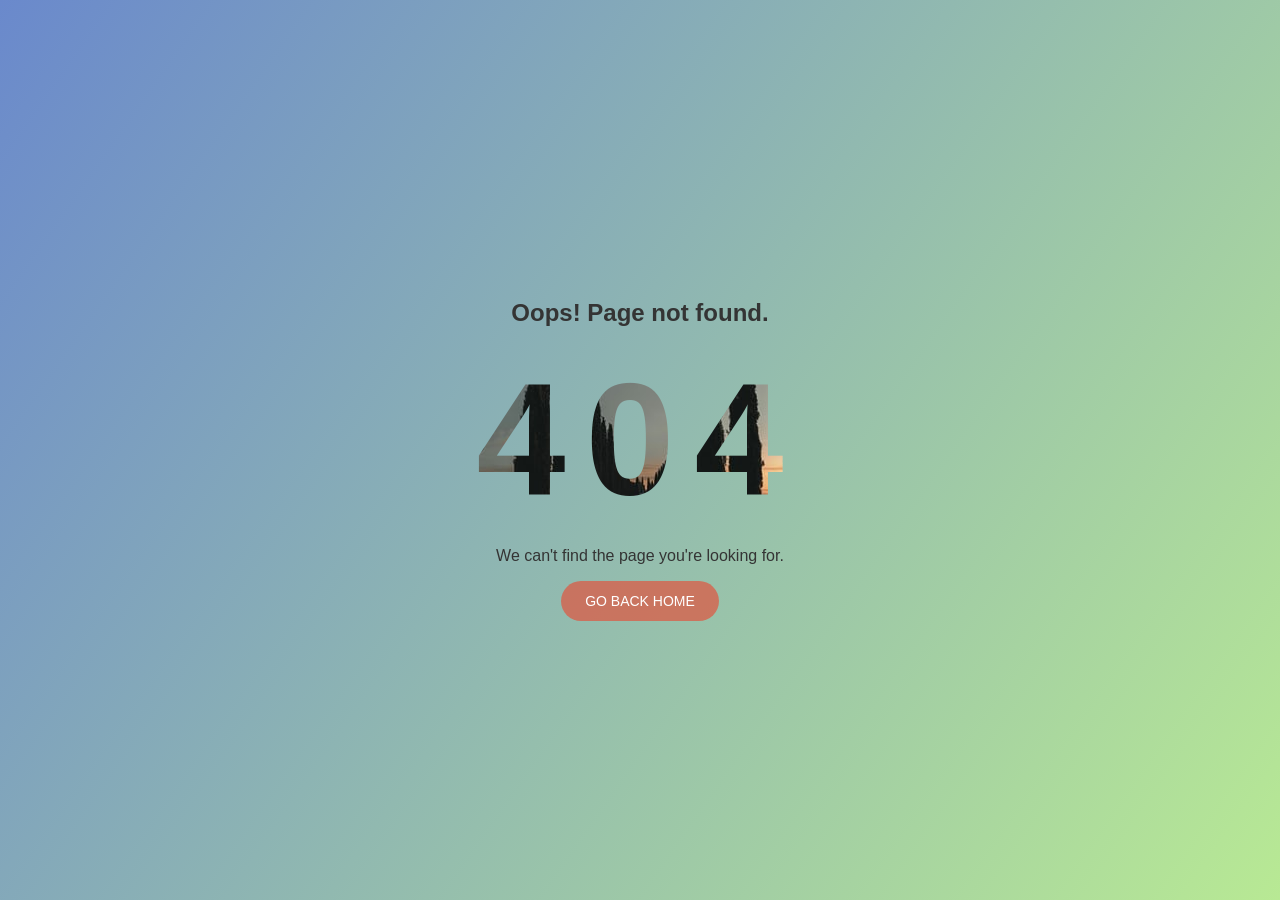
<file: 404 Page/index.html>
<!DOCTYPE html>
<html lang="en" dir="ltr">
  <head>
    <meta charset="utf-8">
    <title></title>
    <link rel="stylesheet" href="style.css">
  </head>
  <body>
    <div class="container">
      <h2>Oops! Page not found.</h2>
      <h1>404</h1>
      <p>We can't find the page you're looking for.</p>
      <a href="#">Go back home</a>
    </div>
  </body>
</html>
</file>
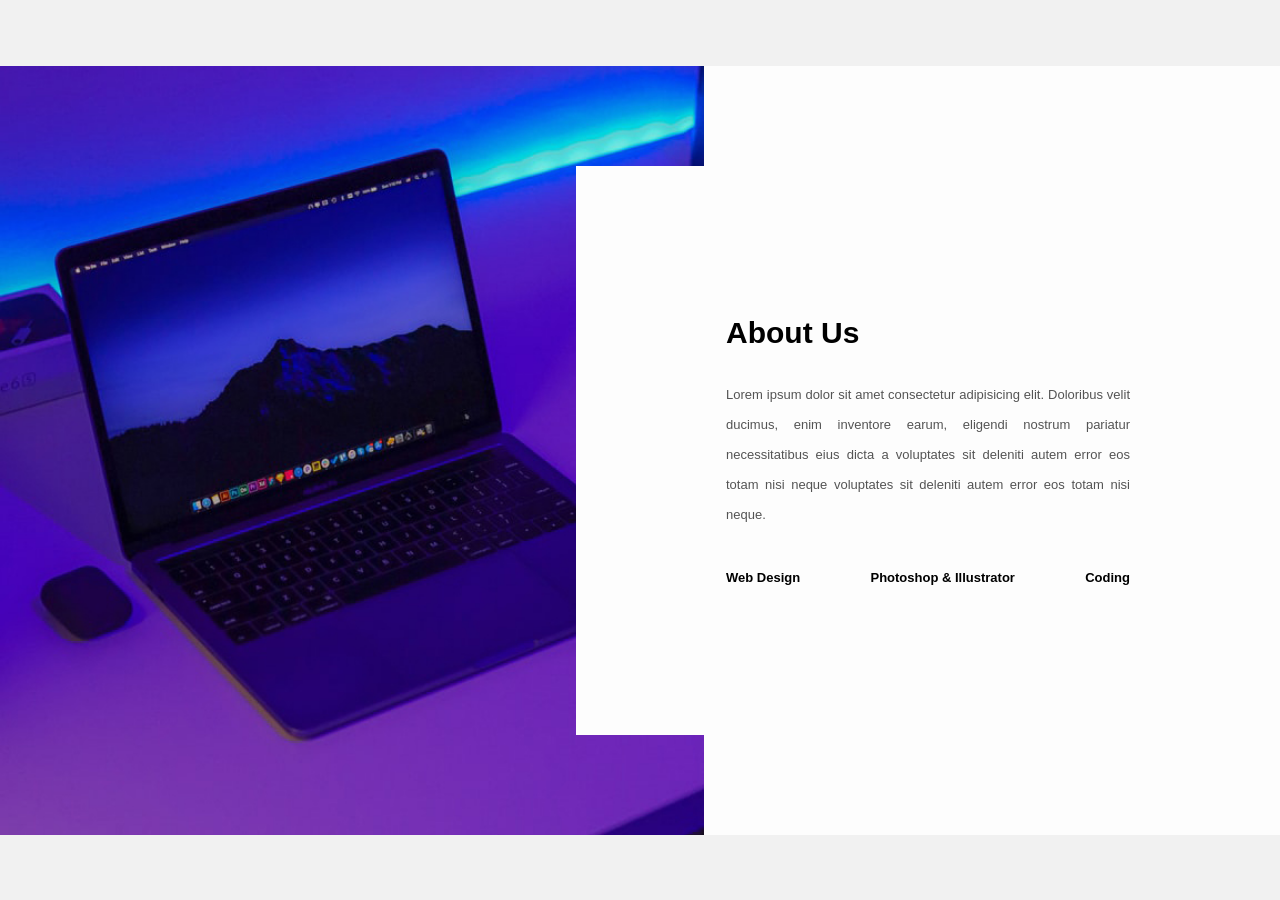
<file: About Section/index.html>
<html lang="en">
<head>
    <meta charset="UTF-8">
    <meta name="viewport" content="width=device-width, initial-scale=1.0">
    <title></title>
    <link rel="stylesheet" href="style.css">
</head>
<body>
    <div class="about-section">
        <div class="inner-container">
            <h1>About Us</h1>
            <p class="text">
                Lorem ipsum dolor sit amet consectetur adipisicing elit. Doloribus velit ducimus, enim inventore earum, eligendi nostrum pariatur necessitatibus eius dicta a voluptates sit deleniti autem error eos totam nisi neque voluptates sit deleniti autem error eos totam nisi neque.
            </p>
            <div class="skills">
                <span>Web Design</span>
                <span>Photoshop & Illustrator</span>
                <span>Coding</span>
            </div>
        </div>
    </div>
</body>
</html>
</file>
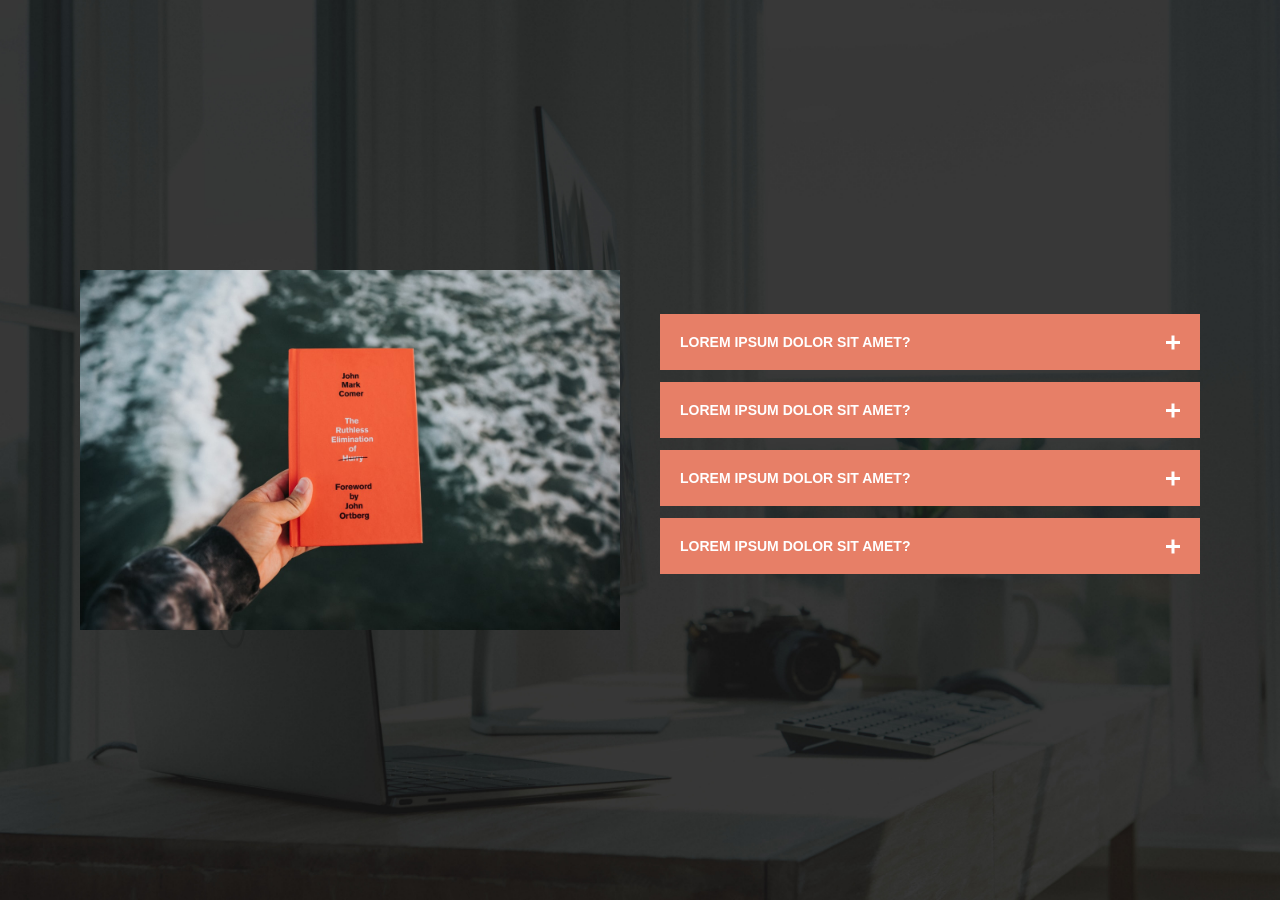
<file: accordion menu 2020/index.html>
<!DOCTYPE html>
<html lang="en">
<head>
  <meta charset="UTF-8">
  <meta name="viewport" content="width=device-width, initial-scale=1.0">
  <title></title>
  <link rel="stylesheet" href="style.css">
</head>
<body>
  <div class="container">
    <img src="img.jpg" alt="" class="image">
    <div class="accordion-menu">
      <div class="item" id="item1">
        <a href="#item1" class="title">
          <span>Lorem ipsum dolor sit amet?</span>
          <i class="icon"></i>
        </a>
        <p class="text">
          Lorem ipsum dolor sit amet consectetur adipisicing elit. Illo temporibus possimus expedita optio magni maiores impedit inventore iusto accusantium doloremque?
        </p>
      </div>

      <div class="item" id="item2">
        <a href="#item2" class="title">
          <span>Lorem ipsum dolor sit amet?</span>
          <i class="icon"></i>
        </a>
        <p class="text">
          Lorem ipsum dolor sit amet consectetur adipisicing elit. Illo temporibus possimus expedita optio magni maiores impedit inventore iusto accusantium doloremque?
        </p>
      </div>

      <div class="item" id="item3">
        <a href="#item3" class="title">
          <span>Lorem ipsum dolor sit amet?</span>
          <i class="icon"></i>
        </a>
        <p class="text">
          Lorem ipsum dolor sit amet consectetur adipisicing elit. Illo temporibus possimus expedita optio magni maiores impedit inventore iusto accusantium doloremque?
        </p>
      </div>

      <div class="item" id="item4">
        <a href="#item4" class="title">
          <span>Lorem ipsum dolor sit amet?</span>
          <i class="icon"></i>
        </a>
        <p class="text">
          Lorem ipsum dolor sit amet consectetur adipisicing elit. Illo temporibus possimus expedita optio magni maiores impedit inventore iusto accusantium doloremque?
        </p>
      </div>
    </div>
  </div>

</body>
</html>
</file>
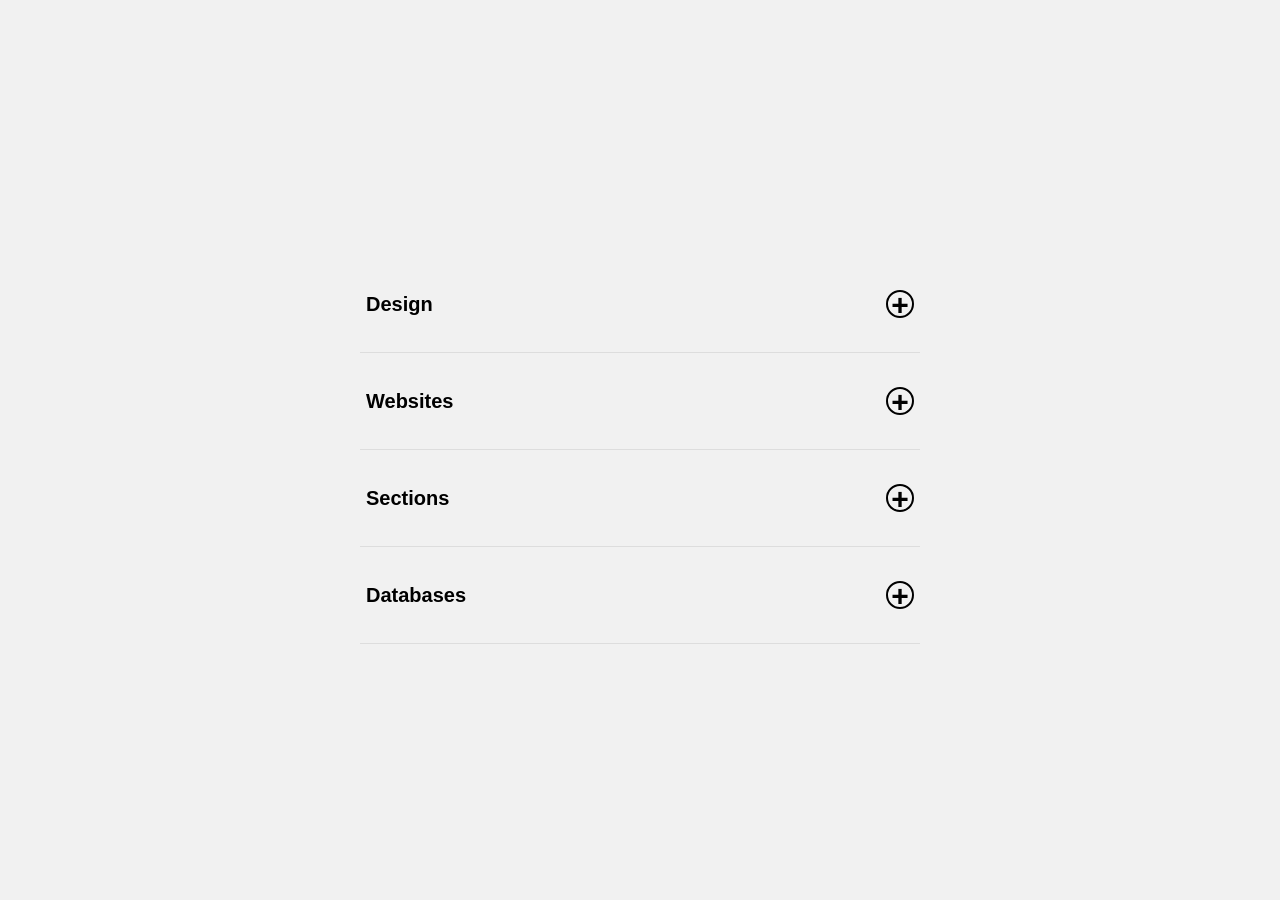
<file: Accordion Menu/index.html>
<!DOCTYPE html>
<html lang="en" dir="ltr">
  <head>
    <meta charset="utf-8">
    <title></title>
    <meta name="viewport" content="width=device-width, initial-scale=1.0">
    <link rel="stylesheet" href="style.css">
    <script src="https://cdnjs.cloudflare.com/ajax/libs/jquery/3.4.1/jquery.min.js" charset="utf-8"></script>
    <meta http-equiv="X-UA-Compatible" content="IE=edge">
  </head>
  <body>
    <div class="accordion">
      <div class="accordion-item">
        <div class="item-header">
          <h1 class="title">Design</h1>
          <div class="icon">+</div>
        </div>
        <p class="text">
          Lorem ipsum dolor sit amet, consectetur adipisicing elit. Ad magnam obcaecati atque! Quia ipsum temporibus distinctio amet necessitatibus assumenda tempora, nam rerum eum praesentium ducimus molestiae dicta voluptas consectetur quos.
        </p>
      </div>

      <div class="accordion-item">
        <div class="item-header">
          <h1 class="title">Websites</h1>
          <div class="icon">+</div>
        </div>
        <p class="text">
          Lorem ipsum dolor sit amet, consectetur adipisicing elit. Ad magnam obcaecati atque! Quia ipsum temporibus distinctio amet necessitatibus assumenda tempora, nam rerum eum praesentium ducimus molestiae dicta voluptas consectetur quos.
        </p>
      </div>

      <div class="accordion-item">
        <div class="item-header">
          <h1 class="title">Sections</h1>
          <div class="icon">+</div>
        </div>
        <p class="text">
          Lorem ipsum dolor sit amet, consectetur adipisicing elit. Ad magnam obcaecati atque! Quia ipsum temporibus distinctio amet necessitatibus assumenda tempora, nam rerum eum praesentium ducimus molestiae dicta voluptas consectetur quos.
        </p>
      </div>

      <div class="accordion-item">
        <div class="item-header">
          <h1 class="title">Databases</h1>
          <div class="icon">+</div>
        </div>
        <p class="text">
          Lorem ipsum dolor sit amet, consectetur adipisicing elit. Ad magnam obcaecati atque! Quia ipsum temporibus distinctio amet necessitatibus assumenda tempora, nam rerum eum praesentium ducimus molestiae dicta voluptas consectetur quos.
        </p>
      </div>
    </div>

    <script type="text/javascript">
      $(".item-header").on('click',function(){
        $(".accordion-item").removeClass("active");
        $(this).parent().addClass("active");
        $(".icon").text("+");
        $(this).children(".icon").text("-");
      });
    </script>
  </body>
</html>
</file>
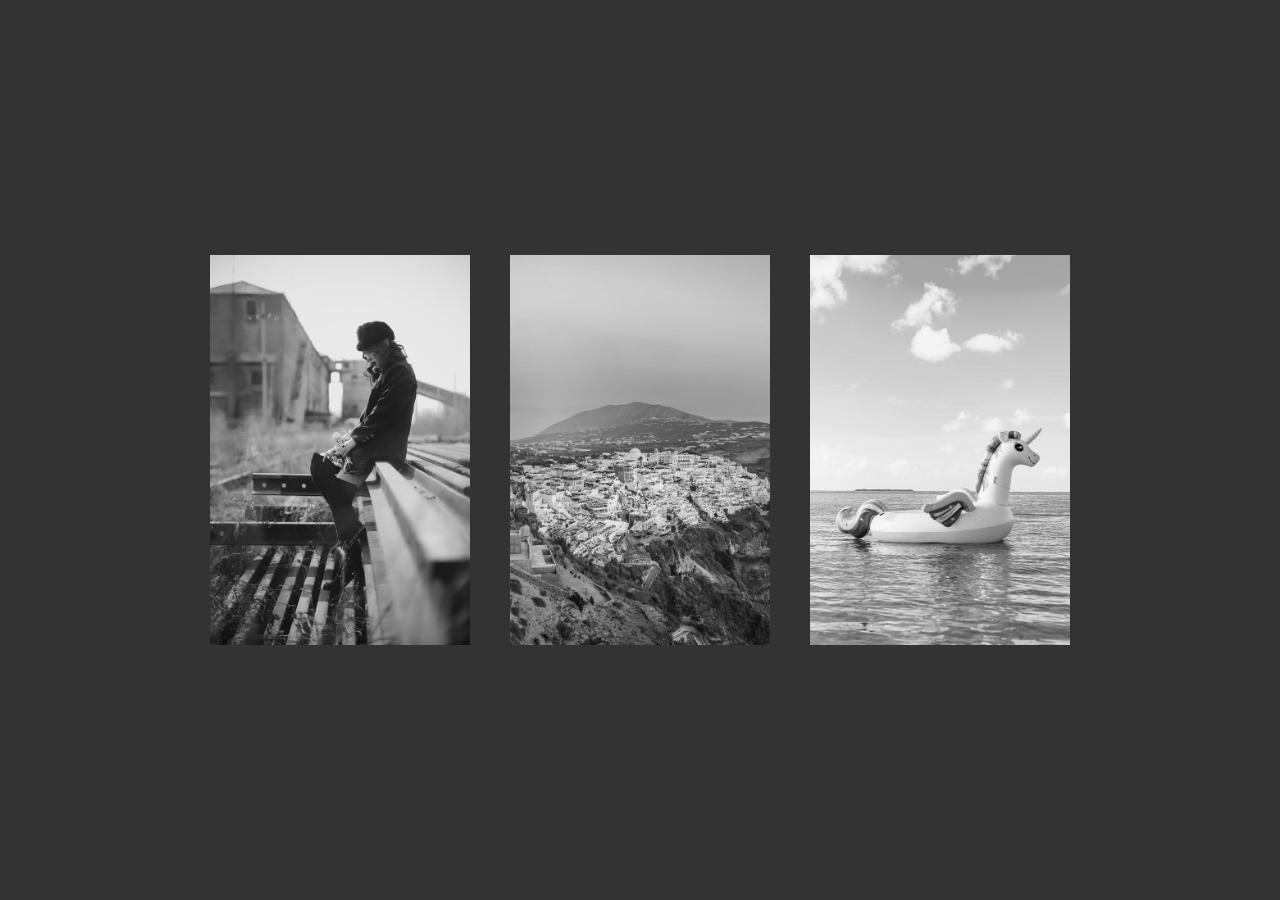
<file: Amazing Images Hover Effect/index.html>
<html lang="en">
<head>
    <meta charset="UTF-8">
    <meta name="viewport" content="width=device-width, initial-scale=1.0">
    <title></title>
    <link rel="stylesheet" href="style.css">
</head>
<body>
    <div class="image">
        <img src="images/1.jpg" alt="">
    </div>
    <div class="image">
        <img src="images/2.jpg" alt="">
    </div>
    <div class="image">
        <img src="images/3.jpg" alt="">
    </div>
</body>
</html>
</file>
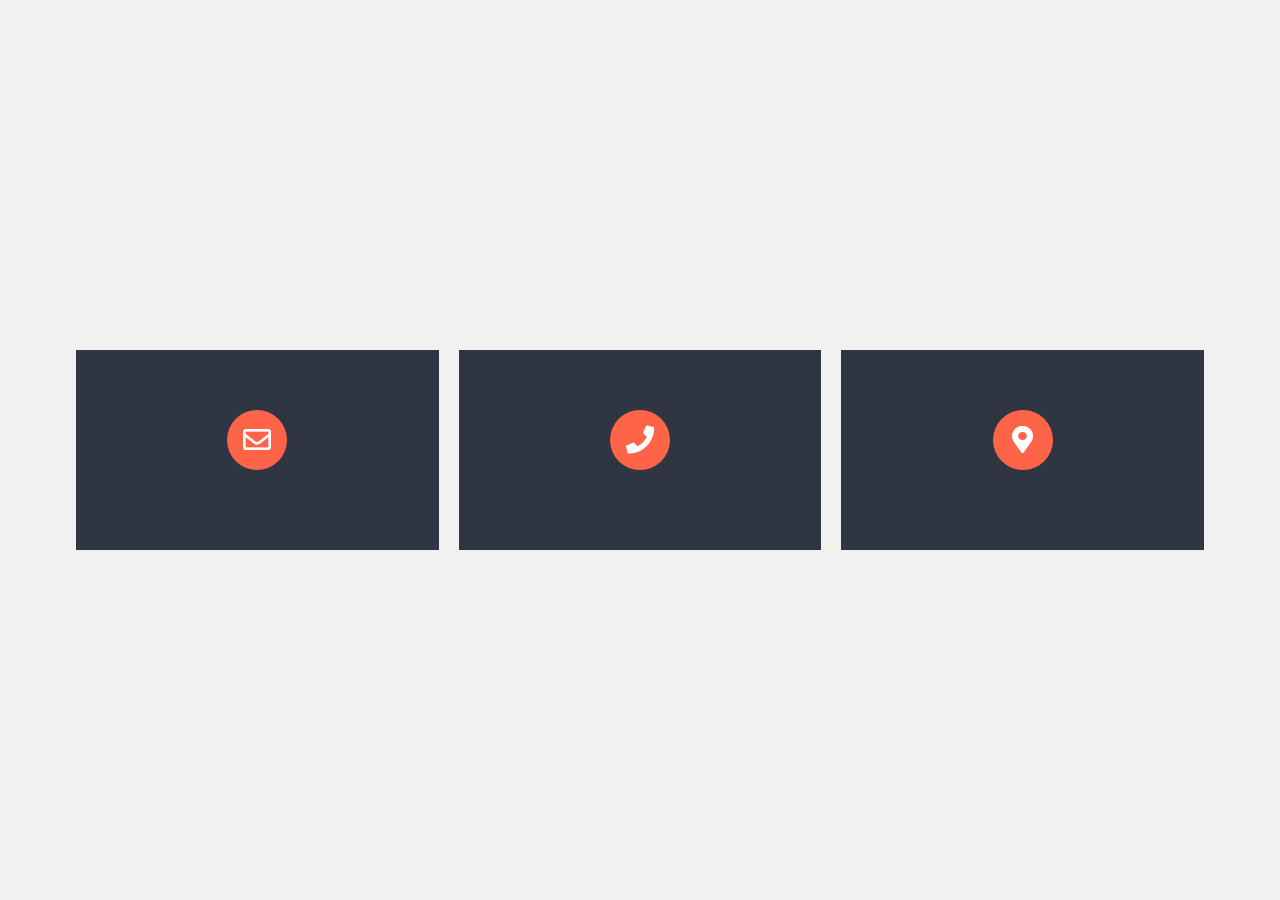
<file: Animated Contact Info Section/index.html>
<!DOCTYPE html>
<html lang="en" dir="ltr">
  <head>
    <meta charset="utf-8">
    <title></title>
    <meta name="viewport" content="width=device-width, initial-scale=1">
    <link rel="stylesheet" href="style.css">
    <link rel="stylesheet" href="https://cdnjs.cloudflare.com/ajax/libs/font-awesome/5.11.2/css/all.css">
  </head>
  <body>
    <div class="contact-info">
      <div class="card">
        <i class="card-icon far fa-envelope"></i>
        <p>email@domain.com</p>
      </div>

      <div class="card">
        <i class="card-icon fas fa-phone"></i>
        <p>+000000000000</p>
      </div>

      <div class="card">
        <i class="card-icon fas fa-map-marker-alt"></i>
        <p>New York, USA</p>
      </div>
    </div>
  </body>
</html>
</file>
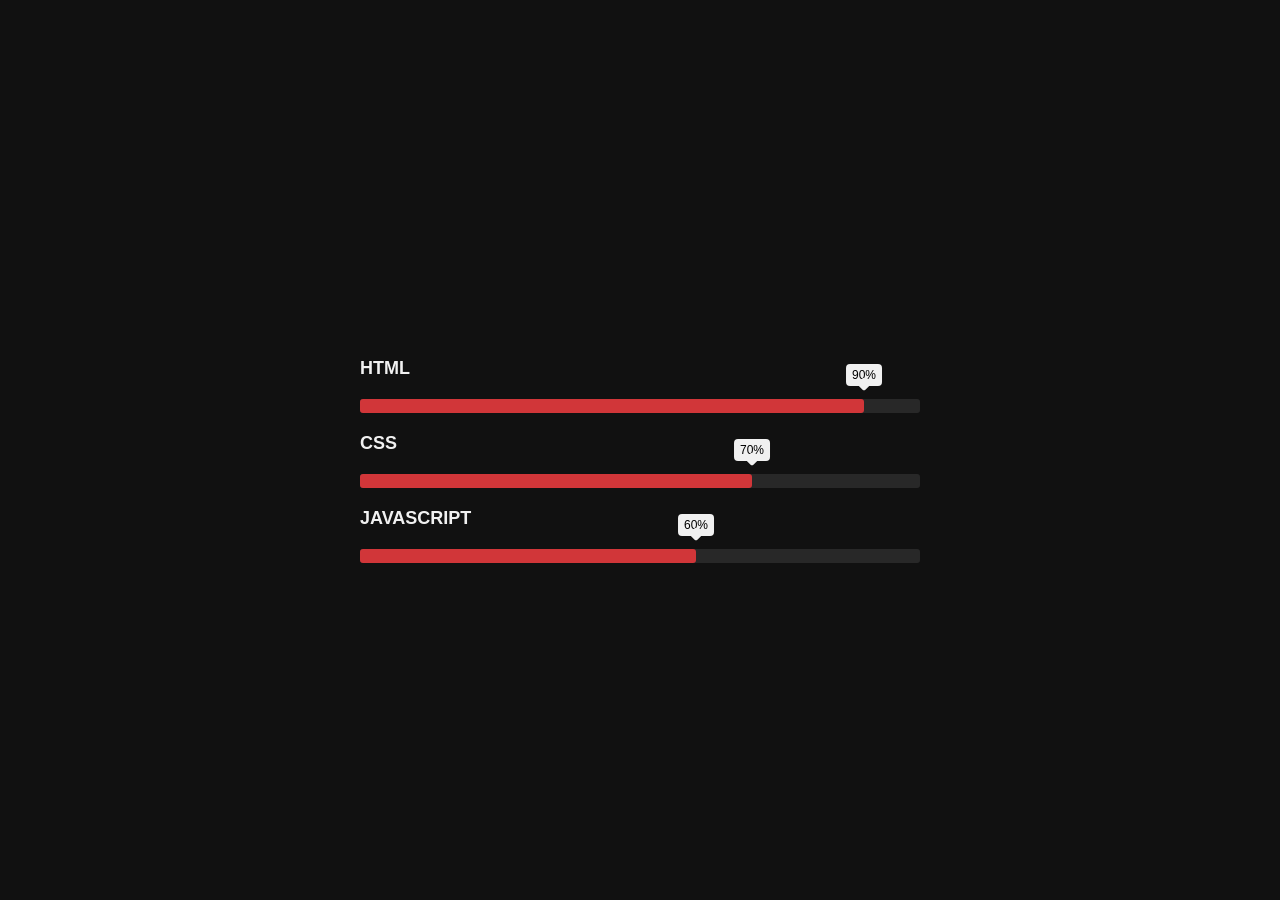
<file: Animated Skills Bars 2021/index.html>
<!DOCTYPE html>
<html lang="en">
<head>
  <meta charset="UTF-8">
  <meta http-equiv="X-UA-Compatible" content="IE=edge">
  <meta name="viewport" content="width=device-width, initial-scale=1.0">
  <title>Skills Bars</title>
  <link rel="stylesheet" href="style.css">
</head>
<body>

<div class="skills">
  <div class="skill">
    <div class="skill-name">HTML</div>
    <div class="skill-bar">
      <div class="skill-per" per="90%" style="max-width:90%"></div>
    </div>
  </div>

  <div class="skill">
    <div class="skill-name">CSS</div>
    <div class="skill-bar">
      <div class="skill-per" per="70%" style="max-width:70%"></div>
    </div>
  </div>

  <div class="skill">
    <div class="skill-name">Javascript</div>
    <div class="skill-bar">
      <div class="skill-per" per="60%" style="max-width:60%"></div>
    </div>
  </div>


</div>

</body>
</html>
</file>
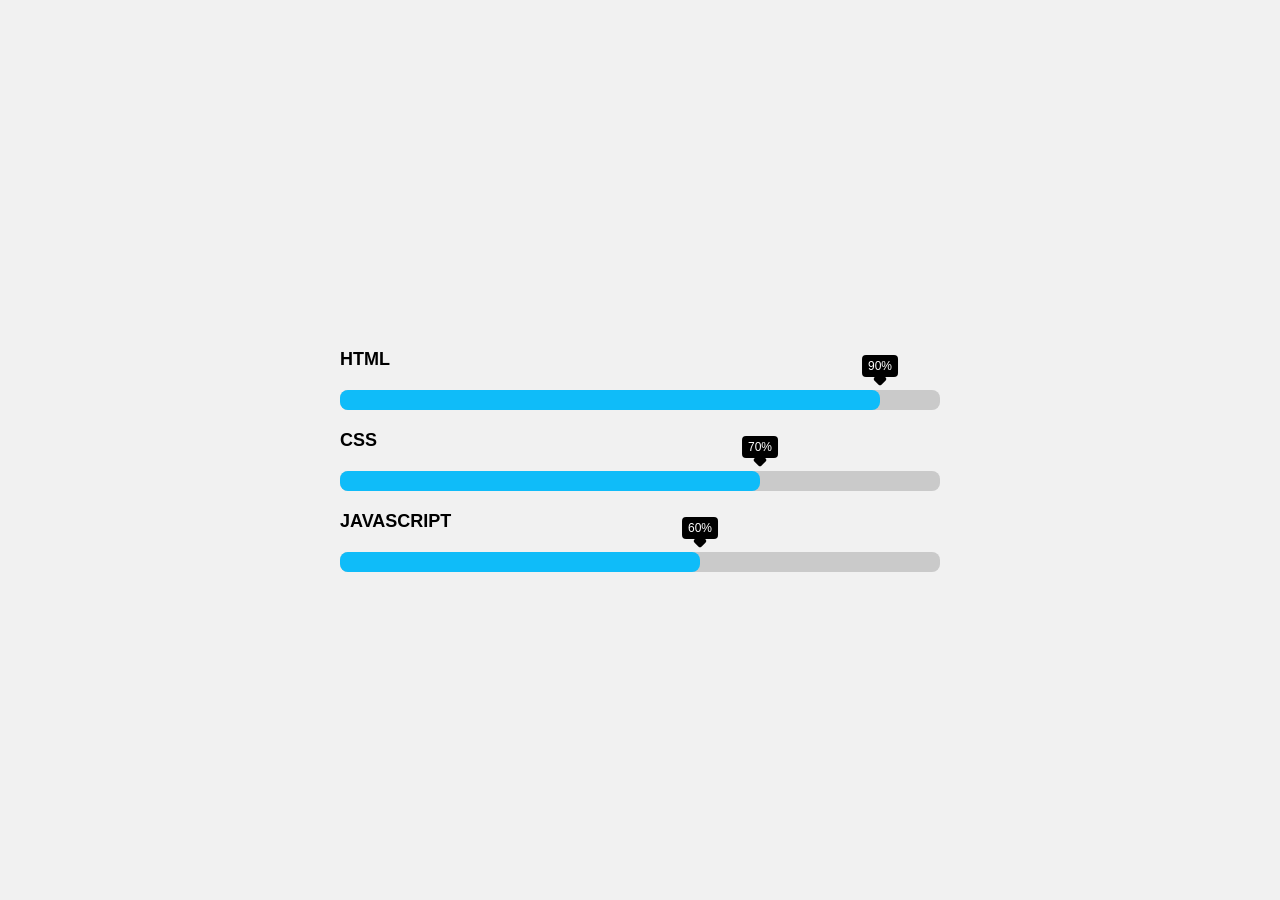
<file: Animated Skills Bars/index.html>
<!DOCTYPE html>
<html lang="en" dir="ltr">
  <head>
    <meta charset="utf-8">
    <title></title>
    <link rel="stylesheet" href="style.css">
    <meta name="viewport" content="width=device-width, initial-scale=1.0">
    <script src="https://cdnjs.cloudflare.com/ajax/libs/jquery/3.4.1/jquery.min.js"></script>
  </head>
  <body>
    <div class="skills">
      <div class="skill">
        <div class="skill-name">HTML</div>
        <div class="skill-bar">
          <div class="skill-per" per="90"></div>
        </div>
      </div>

      <div class="skill">
        <div class="skill-name">CSS</div>
        <div class="skill-bar">
          <div class="skill-per" per="70"></div>
        </div>
      </div>

      <div class="skill">
        <div class="skill-name">Javascript</div>
        <div class="skill-bar">
          <div class="skill-per" per="60"></div>
        </div>
      </div>
    </div>

    <script>
      $('.skill-per').each(function(){
        var $this = $(this);
        var per = $this.attr('per');
        $this.css("width",per+'%');
        $({animatedValue: 0}).animate({animatedValue: per},{
          duration: 1000,
          step: function(){
            $this.attr('per', Math.floor(this.animatedValue) + '%');
          },
          complete: function(){
            $this.attr('per', Math.floor(this.animatedValue) + '%');
          }
        });
      });
    </script>
  </body>
</html>
</file>
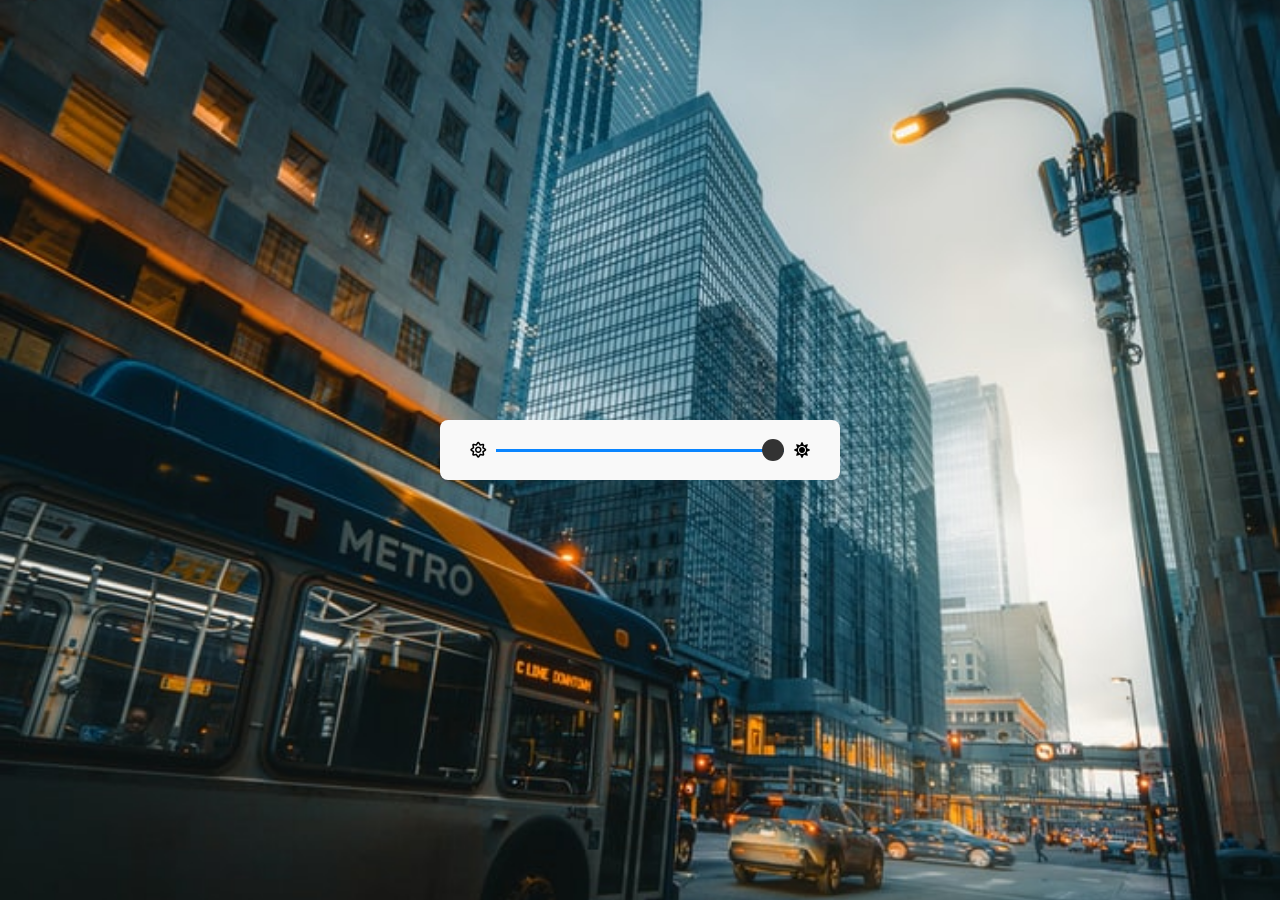
<file: Brightness Slider/index.html>
<!DOCTYPE html>
<html lang="en" dir="ltr">
  <head>
    <meta charset="utf-8">
    <title></title>
    <link rel="stylesheet" href="style.css">
    <link rel="stylesheet" href="https://cdnjs.cloudflare.com/ajax/libs/font-awesome/5.12.1/css/all.min.css">
  </head>
  <body>
    <div class="container">
      <div class="brightness-box">
        <i class="far fa-sun"></i>
        <input type="range" id="range" min="10" max="100" value="100">
        <i class="fas fa-sun"></i>
      </div>
    </div>

    <script>
      rangeInput = document.getElementById('range');
      container = document.getElementsByClassName('container')[0];

      rangeInput.addEventListener("change",function(){
        container.style.filter = "brightness(" + rangeInput.value + "%)";
      });
    </script>
  </body>
</html>
</file>
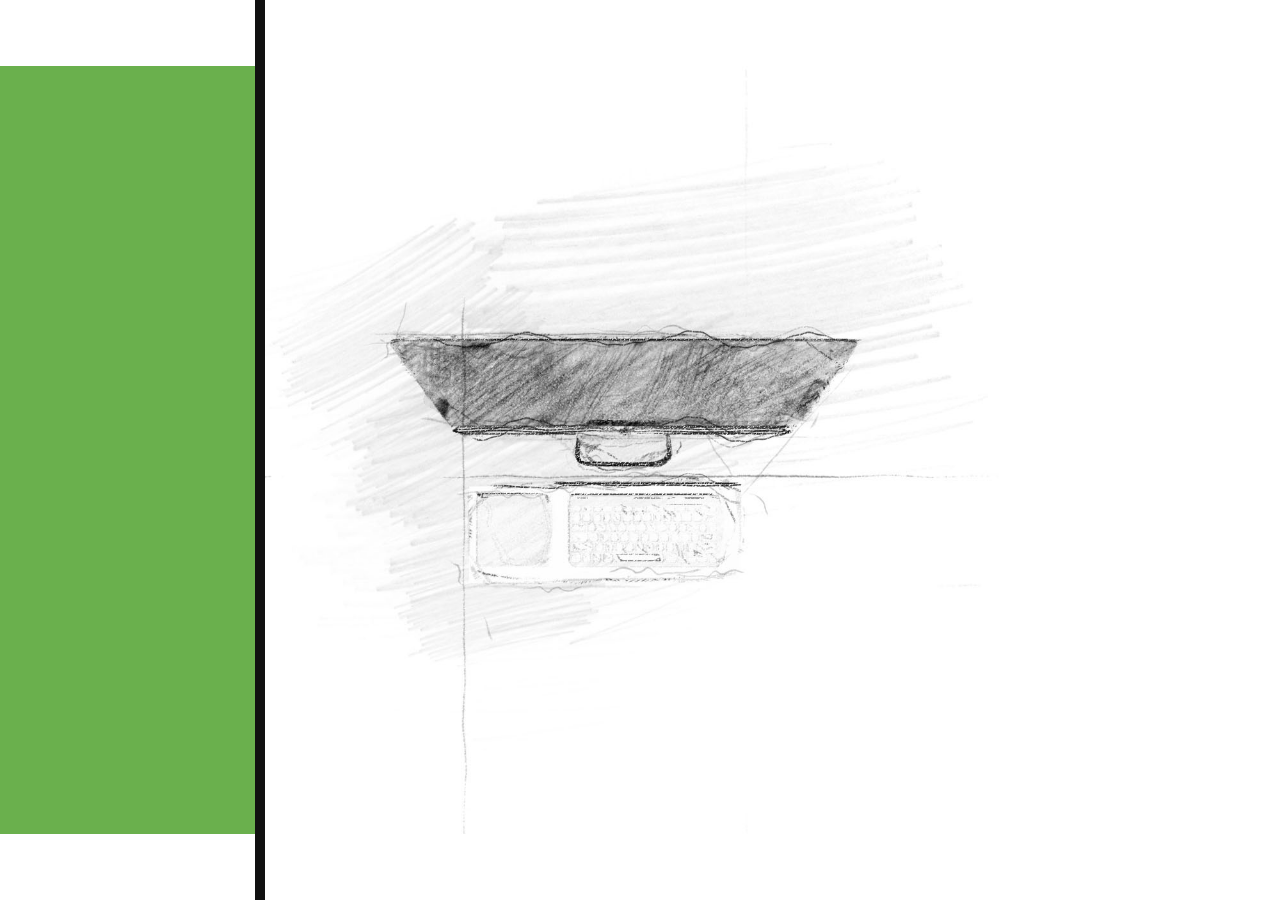
<file: Comparison Slider/index.html>
<!DOCTYPE html>
<html lang="en">
<head>
  <meta charset="UTF-8">
  <meta name="viewport" content="width=device-width, initial-scale=1.0">
  <title></title>
  <link rel="stylesheet" href="style.css">
</head>
<body>
   <div class="slider">
     <div class="original-image"></div>
     <input type="range" value="20" max="100">
   </div>

   <script>
     document.querySelector(".slider input").addEventListener("input", function(){
      document.querySelector(".original-image").style.width = this.value + "%";
     });
   </script>
</body>
</html>
</file>
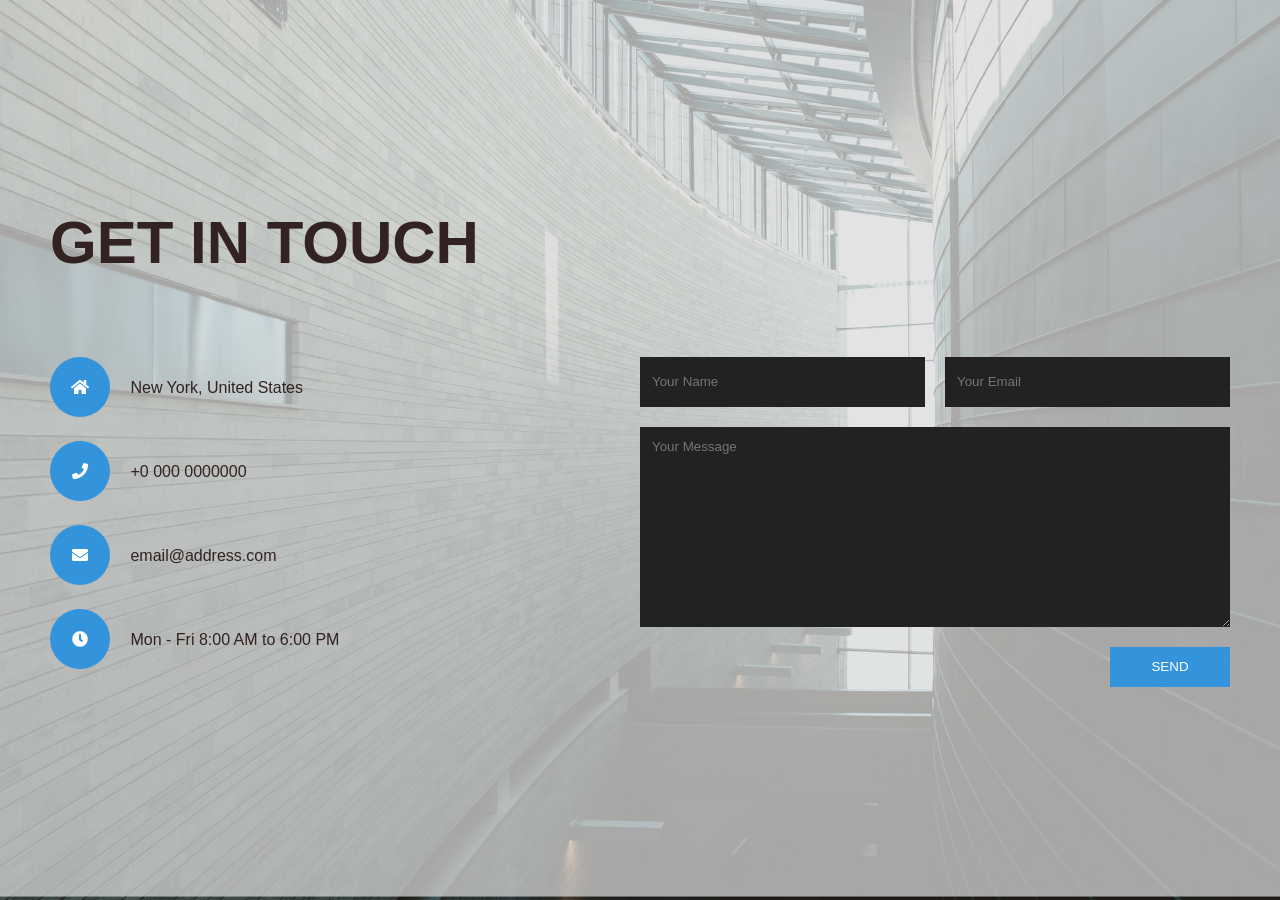
<file: Contact Page/index.html>
<!DOCTYPE html>
<html lang="en">
<head>
  <meta charset="UTF-8">
  <meta name="viewport" content="width=device-width, initial-scale=1.0">
  <title></title>
  <link rel="stylesheet" href="https://cdnjs.cloudflare.com/ajax/libs/font-awesome/5.13.0/css/all.min.css">
  <link rel="stylesheet" href="style.css">
</head>
<body>
  <div class="contact-page">
    <h2>Get in touch</h2>
    <div class="contact-info">
      <div class="item">
        <i class="icon fas fa-home"></i>
        New York, United States
      </div>
      <div class="item">
        <i class="icon fas fa-phone"></i>
        +0 000 0000000
      </div>
      <div class="item">
        <i class="icon fas fa-envelope"></i>
        email@address.com
      </div>
      <div class="item">
        <i class="icon fas fa-clock"></i>
        Mon - Fri 8:00 AM to 6:00 PM
      </div>
    </div>
    <form action="" class="contact-form">
      <input type="text" class="textb" placeholder="Your Name">
      <input type="email" class="textb" placeholder="Your Email">
      <textarea placeholder="Your Message"></textarea>
      <input type="submit" class="btn" value='Send'>
    </form>
  </div>
</body>
</html>
</file>
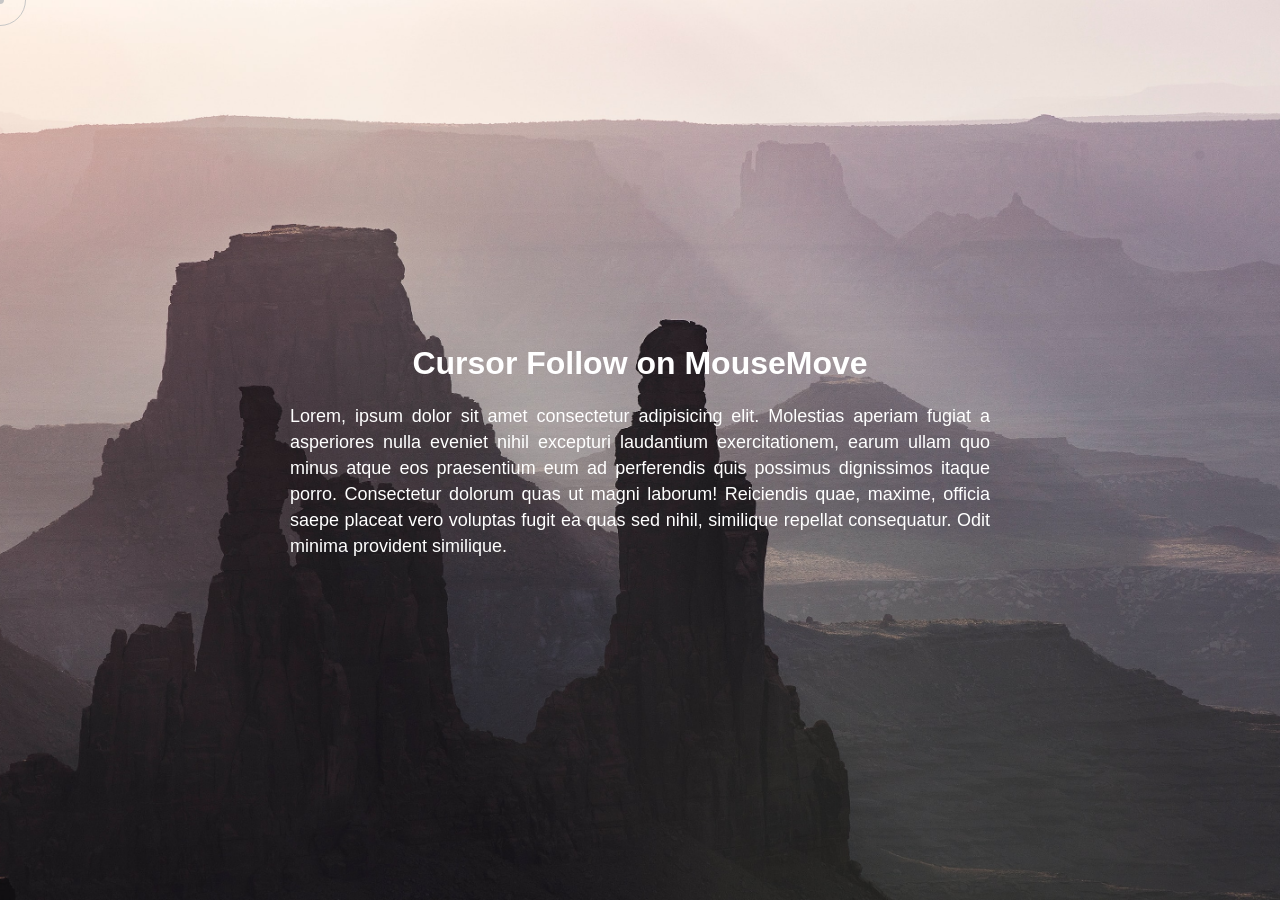
<file: Cursor animation/index.html>
<!DOCTYPE html>
<html lang="en">
<head>
  <meta charset="UTF-8">
  <meta name="viewport" content="width=device-width, initial-scale=1.0">
  <link rel="stylesheet" href="style.css">
  <title></title>
</head>
<body>
  <div class="content">
    <h1>Cursor Follow on MouseMove</h1>
    <p>
      Lorem, ipsum dolor sit amet consectetur adipisicing elit. Molestias aperiam fugiat a asperiores nulla eveniet nihil excepturi laudantium exercitationem, earum ullam quo minus atque eos praesentium eum ad perferendis quis possimus dignissimos itaque porro. Consectetur dolorum quas ut magni laborum! Reiciendis quae, maxime, officia saepe placeat vero voluptas fugit ea quas sed nihil, similique repellat consequatur. Odit minima provident similique.
    </p>
  </div>
  <div class="cursor"></div>
  <div class="cursor2"></div>

  <script>
    var cursor = document.querySelector(".cursor");
    var cursor2 = document.querySelector(".cursor2");
    document.addEventListener("mousemove",function(e){
      cursor.style.cssText = cursor2.style.cssText = "left: " + e.clientX + "px; top: " + e.clientY + "px;";
    });
  </script>
</body>
</html>
</file>
<file: 404 Page/style.css>
body{
  margin: 0;
  padding: 0;
  font-family: "montserrat",sans-serif;
  min-height: 100vh;
  background-image: linear-gradient(125deg,#6a89cc,#b8e994);
}

.container{
  width: 100%;
  position: absolute;
  top: 50%;
  transform: translateY(-50%);
  text-align: center;
  color: #343434
}

.container h1{
  font-size: 160px;
  margin: 0;
  font-weight: 900;
  letter-spacing: 20px;
  background: url(bg.jpg) center no-repeat;
  -webkit-text-fill-color: transparent;
  -webkit-background-clip: text;
}

.container a{
  text-decoration: none;
  background: #e55039aa;
  color: #fff;
  padding: 12px 24px;
  display: inline-block;
  border-radius: 25px;
  font-size: 14px;
  text-transform: uppercase;
  transition: 0.4s;
}

.container a:hover{
  background: #e55039;
}
</file>
<file: About Section/style.css>
*{
    margin: 0;
    padding: 0;
    font-family: "Open Sans",sans-serif;
    box-sizing: border-box;
}

body{
    min-height: 100vh;
    display: flex;
    align-items: center;
    justify-content: center;
    background-color: #f1f1f1;
}

.about-section{
    background: url(pic.jpg) no-repeat left;
    background-size: 55%;
    background-color: #fdfdfd;
    overflow: hidden;
    padding: 100px 0;
}

.inner-container{
    width: 55%;
    float: right;
    background-color: #fdfdfd;
    padding: 150px;
}

.inner-container h1{
    margin-bottom: 30px;
    font-size: 30px;
    font-weight: 900;
}

.text{
    font-size: 13px;
    color: #545454;
    line-height: 30px;
    text-align: justify;
    margin-bottom: 40px;
}

.skills{
    display: flex;
    justify-content: space-between;
    font-weight: 700;
    font-size: 13px;
}

@media screen and (max-width:1200px){
    .inner-container{
        padding: 80px;
    }
}

@media screen and (max-width:1000px){
    .about-section{
        background-size: 100%;
        padding: 100px 40px;
    }
    .inner-container{
        width: 100%;
    }
}

@media screen and (max-width:600px){
    .about-section{
        padding: 0;
    }
    .inner-container{
        padding: 60px;
    }
}
</file>
<file: accordion menu 2020/style.css>
*{
  margin: 0;
  padding: 0;
  font-family: "Open Sans", sans-serif;
  box-sizing: border-box;
  text-decoration: none;
}

body{
  background: url(bg.jpg) no-repeat center;
  background-size: cover;
  min-height: 100vh;
  display: flex;
  align-items: center;
  justify-content: center;
}

.container{
  max-width: 1200px;
  padding: 0 40px;
  display: flex;
  align-items: center;
  justify-content: space-between;
  flex-wrap: wrap;
}

.image, .accordion-menu{
  width: calc(50% - 20px);
}

.title{
  background-color: #e77f67;
  display: flex;
  color: #fff;
  padding: 20px;
  cursor: pointer;
  text-transform: uppercase;
  font-size: 14px;
  font-weight: 600;
  align-items: center;
  justify-content: space-between;
}

.icon{
  position: relative;
  width: 14px;
}

.icon::before, .icon::after{
  content: "";
  position: absolute;
  width: 14px;
  height: 3px;
  background-color: #fff;
  top: -1.5px;
}

.icon::after{
  transform: rotate(90deg);
  transition: .5s linear;
}

.text{
  background-color: #ffffff60;
  color: #fff;
  line-height: 26px;
  margin: 6px 0;
  opacity: 0;
  height: 0;
}

.item:target .text{
  height: auto;
  opacity: 1;
  padding: 20px;
  margin: 12px 0;
}

.item:target .icon::after{
  transform: rotate(0);
}

@media screen and (max-width:960px){
  .container{
    max-width: 600px;
  }

  .image, .accordion-menu{
    width: 100%;
    margin: 20px 0;
  }
}
</file>
<file: Accordion Menu/style.css>
*{
  margin: 0;
  padding: 0;
  font-family: "Open Sans",sans-serif;
  box-sizing: border-box;
}

body{
  background: #f1f1f1;
  display: flex;
  min-height: 100vh;
  align-items: center;
  justify-content: center;
}

.accordion{
  max-width: 600px;
  padding: 20px;
}

.accordion-item{
  border-bottom: 1px solid #ddd;
  padding: 20px 0;
}

.item-header{
  padding: 14px 6px;
  display: flex;
  align-items: center;
  justify-content: space-between;
  cursor: pointer;
}

.title{
  font-size: 20px;
  font-weight: 600;
}

.icon{
  width: 28px;
  height: 28px;
  border: 2px solid #000;
  border-radius: 50%;
  text-align: center;
  font-size: 30px;
  font-weight: 700;
  line-height: 25px;
}

.text{
  color: #888;
  padding: 0 6px;
  max-height: 0;
  overflow: hidden;
}

.accordion-item.active .text{
  max-height: 600px;
  transition: .4s linear;
}
</file>
<file: Amazing Images Hover Effect/style.css>
body{
    margin: 0;
    padding: 0;
    height: 100vh;
    display: flex;
    align-items: center;
    justify-content: center;
    background-color: #333;
}

.image{
    width: 260px;
    overflow: hidden;
    cursor: pointer;
    position: relative;
    margin: 0 20px;
}

.image img{
    width: 100%;
}

.image::before{
    content: '';
    position: absolute;
    left: 0;
    top: 0;
    width: 100%;
    height: 100%;
    background-size: cover;
    filter: grayscale(100%);
    transition: .5s linear;
}

.image:hover::before{
    width: 0;
}

.image:nth-child(1)::before{
    background-image: url(images/1.jpg);
}

.image:nth-child(2)::before{
    background-image: url(images/2.jpg);
}

.image:nth-child(3)::before{
    background-image: url(images/3.jpg);
}
</file>
<file: Animated Contact Info Section/style.css>
*{
  margin: 0;
  padding: 0;
  font-family: "montserrat",sans-serif;
  box-sizing: border-box;
}
body{
  background: #f1f1f1;
  min-height: 100vh;
  display: flex;
  align-items: center;
  justify-content: center;
}
.contact-info{
  display: flex;
  width: 100%;
  max-width: 1200px;
  align-items: center;
  justify-content: center;
  padding: 0 20px;
}


.card{
  background: #2f3542;
  padding: 0 20px;
  margin: 0 10px;
  width: calc(33% - 20px);
  height: 200px;
  display: flex;
  flex-direction: column;
  justify-content: center;
  align-items: center;
  color: #fff;
  cursor: pointer;
}

.card-icon{
  font-size: 28px;
  background: #ff6348;
  width: 60px;
  height: 60px;
  text-align: center;
  line-height: 60px !important;
  border-radius: 50%;
  transition: 0.3s linear;
}

.card:hover .card-icon{
  background: none;
  color: #ff6348;
  transform: scale(1.6);
}

.card p{
  margin-top: 20px;
  font-weight: 300;
  letter-spacing: 2px;
  max-height: 0;
  opacity: 0;
  transition: 0.3s linear;
}

.card:hover p{
  max-height: 40px;
  opacity: 1;
}


@media screen and (max-width:800px) {
  .contact-info{
    flex-direction: column;
  }
  .card{
    width: 100%;
    max-width: 300px;
    margin: 10px 0;
  }
}
</file>
<file: Animated Skills Bars 2021/style.css>
*{
  margin: 0;
  padding: 0;
  font-family: "Ubuntu", sans-serif;
  box-sizing: border-box;
}

body{
  min-height: 100vh;
  display: flex;
  align-items: center;
  justify-content: center;
  background: #111;
}

.skills{
  width: 100%;
  max-width: 600px;
  padding: 0 20px;
}

.skill-name{
  font-size: 18px;
  font-weight: 700;
  color: #f1f1f1;
  text-transform: uppercase;
  margin: 20px 0;
}

.skill-bar{
  height: 14px;
  background: #282828;
  border-radius: 3px;
}

.skill-per{
  height: 14px;
  background: #d13639;
  border-radius: 3px;
  position: relative;
  animation: fillBars 2.5s 1;
}

.skill-per::before{
  content: attr(per);
  position: absolute;
  padding: 4px 6px;
  background: #f1f1f1;
  border-radius: 4px;
  font-size: 12px;
  top: -35px;
  right: 0;
  transform: translateX(50%);
}

.skill-per::after{
  content: "";
  position: absolute;
  width: 10px;
  height: 10px;
  background: #f1f1f1;
  top: -20px;
  right: 0;
  transform: translateX(50%) rotate(45deg);
  border-radius: 2px;
}

@keyframes fillBars{
  from{
    width: 0;
  }
  to{
    width: 100%;
  }
}
</file>
<file: Animated Skills Bars/style.css>
body{
  margin: 0;
  padding: 0;
  font-family: 'Open Sans',sans-serif;
  min-height: 100vh;
  display: flex;
  align-items: center;
  justify-content: center;
  background: #f1f1f1;
}

.skills{
  width: 100%;
  max-width: 600px;
  padding: 0 20px;
}

.skill-name{
  font-size: 18px;
  font-weight: 700;
  text-transform: uppercase;
  margin: 20px 0;
}

.skill-bar{
  height: 20px;
  background: #cacaca;
  border-radius: 8px;
}

.skill-per{
  height: 20px;
  background-color: #0fbcf9;
  border-radius: 8px;
  width: 0;
  transition: 1s linear;
  position: relative;
}

.skill-per::before{
  content: attr(per);
  position: absolute;
  padding: 4px 6px;
  background-color: #000;
  color: #fff;
  font-size: 12px;
  border-radius: 4px;
  top: -35px;
  right: 0;
  transform: translateX(50%);
}

.skill-per::after{
  content: '';
  position: absolute;
  width: 10px;
  height: 10px;
  background-color: #000;
  top: -16px;
  right: 0;
  transform: translateX(50%) rotate(45deg);
  border-radius: 2px;
}
</file>
<file: Brightness Slider/style.css>
*{
  margin: 0;
  padding: 0;
  box-sizing: border-box;
}

.container{
  background: url(bg.jpg) no-repeat center;
  min-height: 100vh;
  background-size: cover;
  display: flex;
  align-items: center;
  justify-content: center;
}

.brightness-box{
  width: 400px;
  height: 60px;
  background: #f9f9f9;
  border-radius: 8px;
  padding: 0 20px;
  display: flex;
  align-items: center;
  justify-content: space-between;
}

.brightness-box i{
  margin: 0 10px;
}

#range{
  width: 100%;
  -webkit-appearance: none;
  background: #0a85ff;
  height: 3px;
  outline: none;
}

#range::-webkit-slider-thumb{
  -webkit-appearance: none;
  width: 22px;
  height: 22px;
  background: #333;
  border-radius: 50%;
  cursor: pointer;
}
</file>
<file: Comparison Slider/style.css>
body{
  margin: 0;
  padding: 0;
}

.slider{
  width: 100%;
  height: 100vh;
  display: flex;
  background: url(2.jpg) no-repeat;
  background-position: 0 center;
  background-size: 100vw;
  position: relative;
}

.slider input{
  -webkit-appearance: none;
  width: 100%;
  background: none;
  z-index: 10;
}

.slider input::-webkit-slider-thumb{
  -webkit-appearance: none;
  width: 10px;
  height: 100vh;
  background-color: #111;
  cursor: pointer;
}

.original-image{
  position: absolute;
  left: 0;
  width: 20%;
  height: 100vh;
  background: url(1.jpg) no-repeat;
  background-position: 0 center;
  background-size: 100vw;
}
</file>
<file: Contact Page/style.css>
*{
  margin: 0;
  padding: 0;
  box-sizing: border-box;
  font-family: "Open Sans",sans-serif;
}

body{
  min-height: 100vh;
  background: url(bg.png) no-repeat center;
  background-size: cover;
  display: flex;
  align-items: center;
  justify-content: center;
}

.contact-page{
  width: 100%;
  max-width: 1400px;
  padding: 50px;
  display: flex;
  align-items: flex-start;
  justify-content: center;
  flex-wrap: wrap;
}

h2{
  width: 100%;
  margin-bottom: 80px;
  text-transform: uppercase;
  color: #322;
  font-size: 60px;
}

.contact-info, .contact-form{
  flex: 1;
}

.item{
  margin-bottom: 24px;
  font-size: 16px;
  color: #322;
}

.icon{
  width: 60px;
  height: 60px;
  line-height: 60px;
  background-color: #3494db;
  text-align: center;
  color: #fff;
  border-radius: 50%;
  margin-right: 16px;
}

.contact-form{
  display: flex;
  flex-wrap: wrap;
  justify-content: space-between;
}

.textb{
  width: calc(50% - 10px);
  height: 50px;
  padding: 12px;
  background-color: #222;
  border: none;
  color: #fff;
  margin-bottom: 20px;
}

textarea{
  width: 100%;
  min-height: 200px;
  max-height: 400px;
  resize: vertical;
  padding: 12px;
  background-color: #222;
  border: none;
  color: #fff;
  margin-bottom: 20px;
}

.btn{
  width: 120px;
  height: 40px;
  margin-left: auto;
  background-color: #3494db;
  border: none;
  color: #fff;
  text-transform: uppercase;
  cursor: pointer;
  border: 2px solid #3494db;
  transition: .3s linear;
}

.btn:hover{
  background-color: transparent;
  color: #3494db;
}

@media screen and (max-width: 980px){
  .contact-page{
    max-width: 800px;
  }
  h2{
    font-size: 40px;
    margin-bottom: 40px;
  }

  .contact-info, .contact-form{
    flex: 100%;
    margin-bottom: 30px;
  }
  .textb{
    width: 100%;
  }
}
</file>
<file: Cursor animation/style.css>
body{
  margin: 0;
  padding: 0;
  background: url(bg.jpg) no-repeat center;
  background-size: cover;
  height: 100vh;
  display: flex;
  align-items: center;
  justify-content: center;
  text-align: center;
  font-family: "Open Sans",sans-serif;
  color: #fff;
  cursor: pointer;
}

.content p{
  width: 700px;
  line-height: 26px;
  font-size: 18px;
  text-align: justify;
}

.cursor{
  position: fixed;
  width: 50px;
  height: 50px;
  border: 1px solid #c6c6c6;
  border-radius: 50%;
  left: 0;
  top: 0;
  pointer-events: none;
  transform: translate(-50%, -50%);
  transition: .1s;
}

.cursor2{
  position: fixed;
  width: 8px;
  height: 8px;
  background-color: #c6c6c6;
  border-radius: 50%;
  left: 0;
  top: 0;
  pointer-events: none;
  transform: translate(-50%, -50%);
  transition: .15s;
}

.content:hover ~ .cursor{
  transform: translate(-50%, -50%) scale(1.5);
  background-color: #c6c6c6;
  opacity: .5;
}

.content:hover ~ .cursor2{
  opacity: 0;
}
</file>
